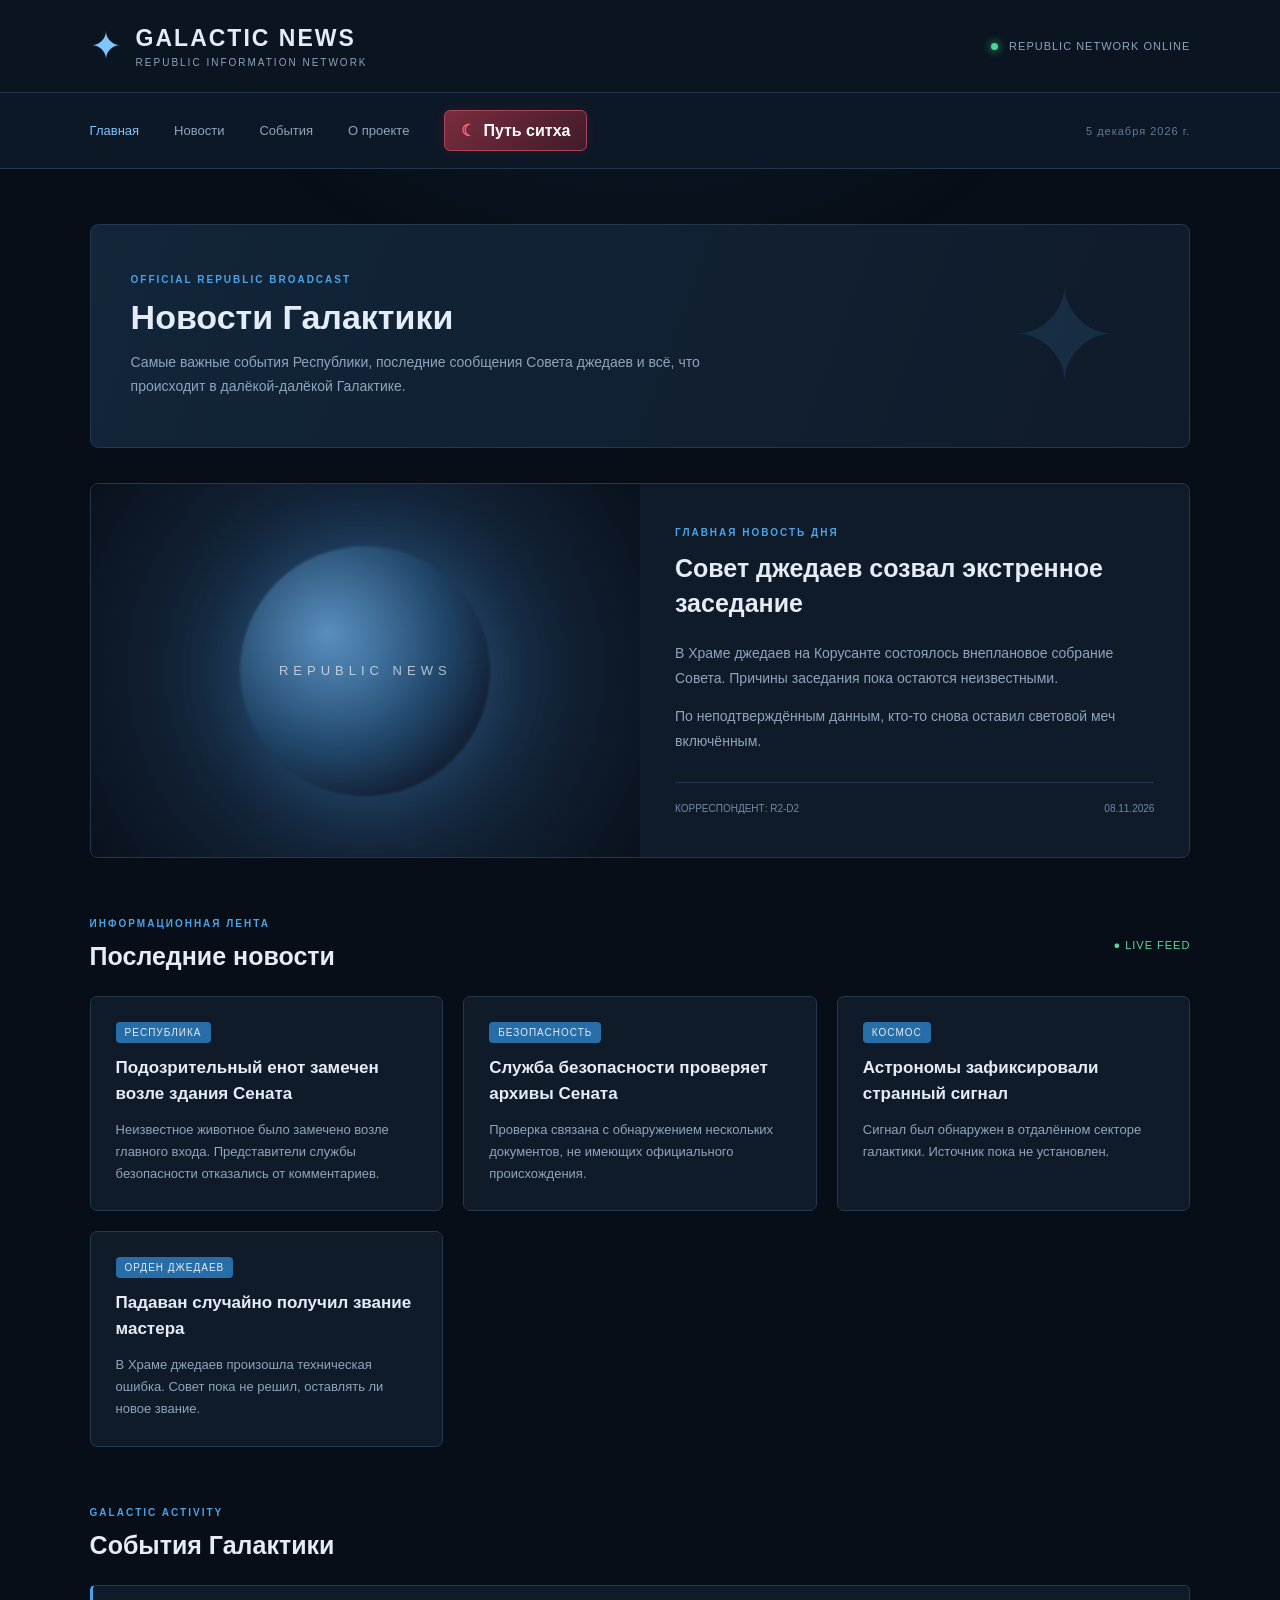
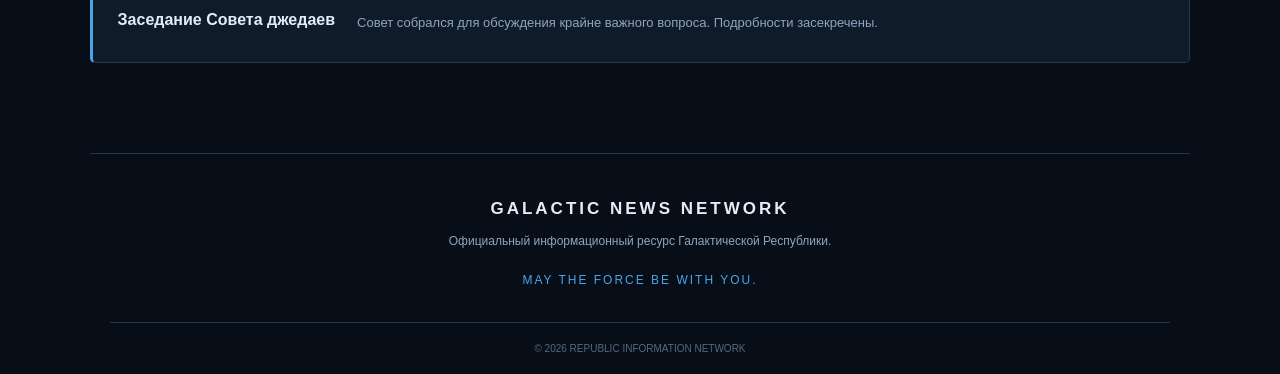
<file: index.html>
<!DOCTYPE html>
<html lang="ru">
<head>
    <meta charset="UTF-8">
    <meta name="viewport" content="width=device-width, initial-scale=1.0">

    <title>Galactic News Network</title>

    <link rel="stylesheet" href="css/style.css">
</head>

<body>

    <!-- ШАПКА САЙТА -->
    <header class="header">

        <div class="logo">
            <span class="logo-icon">✦</span>
            <div>
                <h1>GALACTIC NEWS</h1>
                <p>REPUBLIC INFORMATION NETWORK</p>
            </div>
        </div>

        <div class="header-status">
            <span class="status-dot"></span>
            REPUBLIC NETWORK ONLINE
        </div>

    </header>


    <!-- НАВИГАЦИЯ -->
    <nav class="navigation">

        <a href="#" class="nav-link active">Главная</a>
        <a href="#news" class="nav-link">Новости</a>
        <a href="#events" class="nav-link">События</a>
        <a href="#about" class="nav-link">О проекте</a>
        <a href="sith.html" class="sith-nav-button">
            <span>☾</span> Путь ситха
        </a>

        <div class="nav-date" id="current-date">
            GALACTIC STANDARD TIME
        </div>

    </nav>


    <!-- ОСНОВНОЙ КОНТЕНТ -->
    <main class="container">

        <!-- ПРИВЕТСТВИЕ -->
        <section class="welcome">

            <div>
                <p class="section-label">OFFICIAL REPUBLIC BROADCAST</p>

                <h2>Новости Галактики</h2>

                <p class="welcome-description">
                    Самые важные события Республики,
                    последние сообщения Совета джедаев
                    и всё, что происходит в далёкой-далёкой Галактике.
                </p>
            </div>

            <div class="welcome-decoration">
                ✦
            </div>

        </section>


        <!-- ГЛАВНАЯ НОВОСТЬ -->
        <section class="main-news" id="news">

            <div class="main-news-image">

                <div class="image-placeholder">
                    <span>REPUBLIC NEWS</span>
                    <div class="planet-decoration"></div>
                </div>

                <span class="news-category">ГЛАВНОЕ СОБЫТИЕ</span>

            </div>

            <div class="main-news-content">

                <p class="section-label">ГЛАВНАЯ НОВОСТЬ ДНЯ</p>

                <h2>
                    Совет джедаев созвал экстренное заседание
                </h2>

                <p>
                    В Храме джедаев на Корусанте состоялось
                    внеплановое собрание Совета.
                    Причины заседания пока остаются неизвестными.
                </p>

                <p>
                    По неподтверждённым данным, кто-то снова
                    оставил световой меч включённым.
                </p>

                <div class="news-footer">
                    <span>КОРРЕСПОНДЕНТ: R2-D2</span>
                    <span>08.11.2026</span>
                </div>

            </div>

        </section>


        <!-- ПОСЛЕДНИЕ НОВОСТИ -->
        <section class="latest-news">

            <div class="section-heading">
                <div>
                    <p class="section-label">ИНФОРМАЦИОННАЯ ЛЕНТА</p>
                    <h2>Последние новости</h2>
                </div>

                <span class="live-label">
                    ● LIVE FEED
                </span>
            </div>

            <div class="news-grid" id="news-container">
                <!-- Новости будут добавляться через JavaScript -->
            </div>

        </section>


        <!-- СОБЫТИЯ -->
        <section class="events-section" id="events">

            <div class="section-heading">
                <div>
                    <p class="section-label">GALACTIC ACTIVITY</p>
                    <h2>События Галактики</h2>
                </div>
            </div>

            <div class="event-panel" id="event-panel">

                <div class="event-icon">◈</div>

                <div>
                    <h3>Галактическая сеть работает штатно</h3>

                    <p>
                        На данный момент чрезвычайных происшествий
                        не зарегистрировано.
                    </p>
                </div>

            </div>

        </section>


        <!-- ПОДВАЛ -->
        <footer class="footer" id="about">

            <div class="footer-logo">
                GALACTIC NEWS NETWORK
            </div>

            <p>
                Официальный информационный ресурс
                Галактической Республики.
            </p>

            <p class="footer-small">
                MAY THE FORCE BE WITH YOU.
            </p>

            <div class="footer-bottom">
                © 2026 REPUBLIC INFORMATION NETWORK
            </div>

        </footer>

    </main>


    <script src="js/main.js"></script>

</body>
</html>
</file>
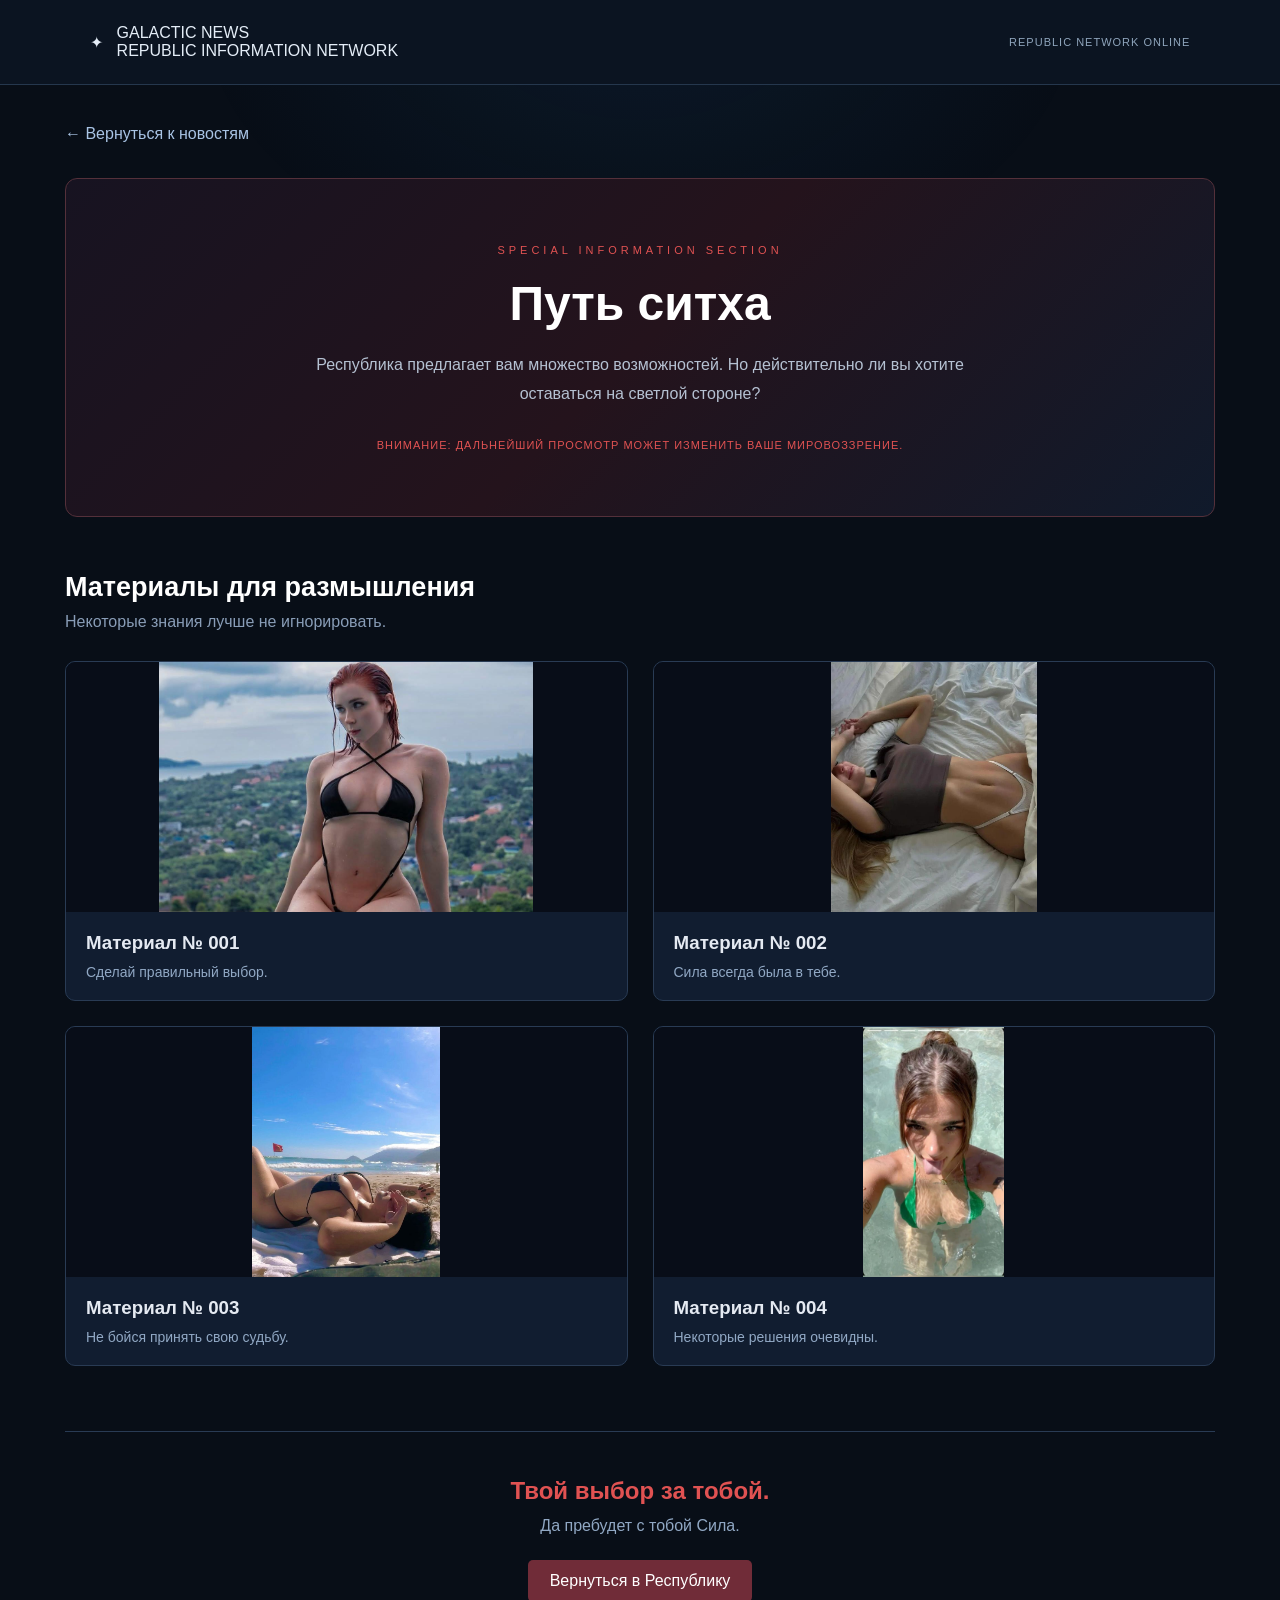
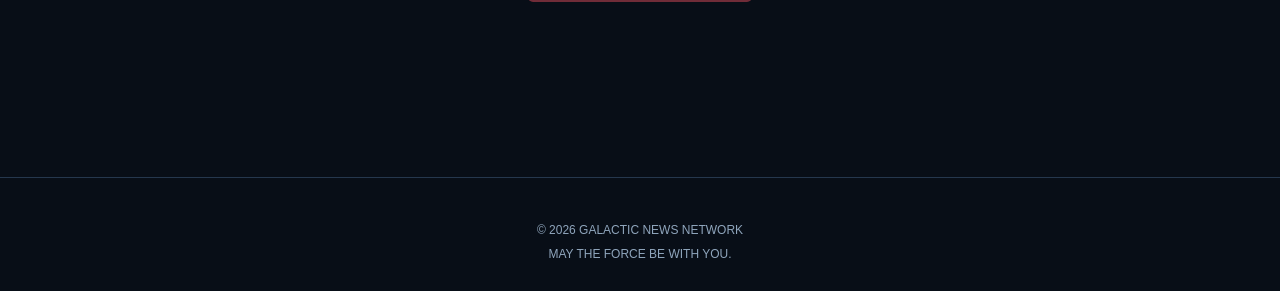
<file: sith.html>
<!DOCTYPE html>
<html lang="ru">

<head>
    <meta charset="UTF-8">
    <meta name="viewport" content="width=device-width, initial-scale=1.0">

    <title>Путь ситха | Galactic News Network</title>

    <link rel="stylesheet" href="css/style.css">
    <link rel="stylesheet" href="css/sith.css">
</head>

<body>

    <header class="header">
        <div class="logo">
            <div class="logo-symbol">✦</div>

            <div>
                <div class="logo-title">GALACTIC NEWS</div>
                <div class="logo-subtitle">REPUBLIC INFORMATION NETWORK</div>
            </div>
        </div>

        <div class="header-status">
            REPUBLIC NETWORK ONLINE
        </div>
    </header>


    <main class="sith-container">

        <a href="index.html" class="sith-back">
            ← Вернуться к новостям
        </a>

        <section class="sith-intro">

            <div class="sith-label">
                SPECIAL INFORMATION SECTION
            </div>

            <h1>Путь ситха</h1>

            <p>
                Республика предлагает вам множество возможностей.
                Но действительно ли вы хотите оставаться на светлой стороне?
            </p>

            <div class="sith-warning">
                ВНИМАНИЕ: ДАЛЬНЕЙШИЙ ПРОСМОТР МОЖЕТ ИЗМЕНИТЬ ВАШЕ МИРОВОЗЗРЕНИЕ.
            </div>

        </section>


        <section class="sith-gallery-section">

            <h2>Материалы для размышления</h2>

            <p class="sith-gallery-description">
                Некоторые знания лучше не игнорировать.
            </p>

            <div class="sith-gallery">

                <article class="sith-card">
                    <img
                        src="assets/images/sith/Sweetie fox.jpg"
                        alt="Материал 1"
                    >

                    <div class="sith-card-caption">
                        <h3>Материал № 001</h3>
                        <p>Сделай правильный выбор.</p>
                    </div>
                </article>


                <article class="sith-card">
                    <img
                        src="assets/images/sith/Bed.jpg"
                        alt="Материал 2"
                    >

                    <div class="sith-card-caption">
                        <h3>Материал № 002</h3>
                        <p>Сила всегда была в тебе.</p>
                    </div>
                </article>


                <article class="sith-card">
                    <img
                        src="assets/images/sith/Plyazh.jpg"
                        alt="Материал 3"
                    >

                    <div class="sith-card-caption">
                        <h3>Материал № 003</h3>
                        <p>Не бойся принять свою судьбу.</p>
                    </div>
                </article>


                <article class="sith-card">
                    <img
                        id="sith-secret-image"
                        src="assets/images/sith/Greentits.jpg"
                        alt="Материал 4"
                    >

                    <div class="sith-card-caption">
                        <h3>Материал № 004</h3>
                        <p>Некоторые решения очевидны.</p>
                    </div>
                </article>

            </div>

        </section>


        <section class="sith-bottom">

            <h2>Твой выбор за тобой.</h2>

            <p>
                Да пребудет с тобой Сила.
            </p>

            <a href="index.html" class="sith-return-button">
                Вернуться в Республику
            </a>

        </section>

    </main>


    <footer class="footer">
        <p>© 2026 GALACTIC NEWS NETWORK</p>
        <p>MAY THE FORCE BE WITH YOU.</p>
    </footer>

    <script src="js/sith.js"></script>

</body>
</html>
</file>
<file: css/style.css>
/* ==============================
   ОСНОВНЫЕ НАСТРОЙКИ
============================== */

* {
    margin: 0;
    padding: 0;
    box-sizing: border-box;
}

:root {
    --background: #080e17;
    --panel: #101b2a;
    --panel-light: #152438;
    --border: #25374d;
    --blue: #4ba3e8;
    --blue-light: #81c5ff;
    --text: #e4edf7;
    --text-muted: #8fa5bc;
}

html {
    scroll-behavior: smooth;
}

body {
    background: var(--background);
    color: var(--text);
    font-family: Arial, sans-serif;
    min-height: 100vh;
    overflow-x: hidden;
}

/* Фоновое свечение */

body::before {
    content: "";
    position: fixed;
    top: -300px;
    left: 50%;
    transform: translateX(-50%);
    width: 900px;
    height: 600px;
    background: radial-gradient(
        ellipse,
        rgba(35, 104, 165, 0.12),
        transparent 70%
    );
    pointer-events: none;
    z-index: -1;
}


/* ==============================
   ШАПКА
============================== */

.header {
    display: flex;
    justify-content: space-between;
    align-items: center;

    padding: 24px 7%;

    background: #0b1421;
    border-bottom: 1px solid var(--border);
}

.logo {
    display: flex;
    align-items: center;
    gap: 14px;
}

.logo-icon {
    font-size: 38px;
    color: var(--blue-light);
}

.logo h1 {
    font-size: 23px;
    letter-spacing: 2px;
}

.logo p {
    color: var(--text-muted);
    font-size: 10px;
    letter-spacing: 2px;
    margin-top: 5px;
}

.header-status {
    color: var(--text-muted);
    font-size: 11px;
    letter-spacing: 1px;
}

.status-dot {
    display: inline-block;
    width: 7px;
    height: 7px;
    background: #46d995;
    border-radius: 50%;
    margin-right: 7px;
    box-shadow: 0 0 8px #46d995;
}


/* ==============================
   НАВИГАЦИЯ
============================== */

.navigation {
    display: flex;
    align-items: center;
    gap: 35px;

    padding: 17px 7%;

    background: #0d1827;
    border-bottom: 1px solid var(--border);
}

.nav-link {
    color: var(--text-muted);
    text-decoration: none;
    font-size: 13px;
    transition: 0.2s;
}

.nav-link:hover,
.nav-link.active {
    color: var(--blue-light);
}

.nav-date {
    margin-left: auto;
    color: #607b98;
    font-size: 11px;
    letter-spacing: 1px;
}


/* ==============================
   ОБЩИЙ КОНТЕЙНЕР
============================== */

.container {
    width: 86%;
    max-width: 1400px;
    margin: 0 auto;
}


/* ==============================
   ПРИВЕТСТВИЕ
============================== */

.welcome {
    display: flex;
    justify-content: space-between;
    align-items: center;

    margin-top: 55px;
    padding: 35px 40px;

    background: linear-gradient(
        110deg,
        #12253a,
        #101b2a
    );

    border: 1px solid var(--border);
    border-radius: 8px;

    position: relative;
    overflow: hidden;
}

.section-label {
    color: var(--blue);
    font-size: 10px;
    letter-spacing: 2px;
    font-weight: bold;
    margin-bottom: 13px;
}

.welcome h2 {
    font-size: 34px;
    margin-bottom: 14px;
}

.welcome-description {
    color: var(--text-muted);
    font-size: 14px;
    line-height: 1.7;
    max-width: 600px;
}

.welcome-decoration {
    font-size: 130px;
    color: rgba(75, 163, 232, 0.13);
    padding-right: 30px;
}


/* ==============================
   ГЛАВНАЯ НОВОСТЬ
============================== */

.main-news {
    display: grid;
    grid-template-columns: 1fr 1fr;

    margin-top: 35px;

    background: var(--panel);
    border: 1px solid var(--border);
    border-radius: 8px;
    overflow: hidden;
}

.main-news-image {
    position: relative;
    min-height: 340px;
    background: #101e30;
}

.image-placeholder {
    width: 100%;
    height: 100%;
    min-height: 340px;

    display: flex;
    align-items: center;
    justify-content: center;

    position: relative;
    overflow: hidden;

    background: radial-gradient(
        circle at 50% 50%,
        #24476c,
        #101e30 65%,
        #09111c
    );
}

.image-placeholder span {
    position: relative;
    z-index: 2;
    color: rgba(255,255,255,0.65);
    font-size: 13px;
    letter-spacing: 5px;
}

.planet-decoration {
    position: absolute;
    width: 250px;
    height: 250px;
    border-radius: 50%;

    background: radial-gradient(
        circle at 35% 35%,
        #81c5ff,
        #25547c 50%,
        #101a2c 75%
    );

    opacity: 0.6;
    filter: blur(1px);
    box-shadow: 0 0 70px rgba(75,163,232,0.35);
}

.news-category {
    position: absolute;
    top: 20px;
    left: 20px;

    background: #276da7;
    padding: 8px 13px;

    font-size: 10px;
    letter-spacing: 1px;
    border-radius: 3px;
}

.main-news-content {
    padding: 35px;
    display: flex;
    flex-direction: column;
    justify-content: center;
}

.main-news-content h2 {
    font-size: 25px;
    line-height: 1.4;
    margin-bottom: 20px;
}

.main-news-content > p:not(.section-label) {
    color: var(--text-muted);
    font-size: 14px;
    line-height: 1.8;
    margin-bottom: 13px;
}

.news-footer {
    display: flex;
    justify-content: space-between;

    border-top: 1px solid var(--border);
    padding-top: 20px;
    margin-top: 15px;

    color: #718ba5;
    font-size: 10px;
}


/* ==============================
   ПОСЛЕДНИЕ НОВОСТИ
============================== */

.latest-news,
.events-section {
    margin-top: 60px;
}

.section-heading {
    display: flex;
    justify-content: space-between;
    align-items: center;
    margin-bottom: 25px;
}

.section-heading h2 {
    font-size: 25px;
}

.live-label {
    color: #55d99a;
    font-size: 11px;
    letter-spacing: 1px;
}

.news-grid {
    display: grid;
    grid-template-columns: repeat(3, 1fr);
    gap: 20px;
}

.news-card {
    padding: 25px;

    background: var(--panel);
    border: 1px solid var(--border);
    border-radius: 7px;

    transition: 0.25s;
}

.news-card:hover {
    transform: translateY(-5px);
    border-color: var(--blue);
    background: var(--panel-light);
}

.news-card-category {
    color: var(--blue);
    font-size: 10px;
    letter-spacing: 1px;
    margin-bottom: 17px;
}

.news-card h3 {
    font-size: 17px;
    line-height: 1.5;
    margin-bottom: 13px;
}

.news-card p {
    color: var(--text-muted);
    font-size: 13px;
    line-height: 1.7;
}

.news-card-date {
    color: #617b95;
    font-size: 10px;
    margin-top: 20px;
}


/* ==============================
   СОБЫТИЯ
============================== */

.event-panel {
    display: flex;
    align-items: center;
    gap: 22px;

    padding: 25px;

    background: var(--panel);
    border: 1px solid var(--border);
    border-left: 3px solid var(--blue);

    border-radius: 5px;
}

.event-icon {
    color: var(--blue-light);
    font-size: 35px;
}

.event-panel h3 {
    font-size: 16px;
    margin-bottom: 8px;
}

.event-panel p {
    color: var(--text-muted);
    font-size: 13px;
    line-height: 1.6;
}


/* ==============================
   ПОДВАЛ
============================== */

.footer {
    text-align: center;
    margin-top: 90px;
    padding: 45px 20px 20px;

    border-top: 1px solid var(--border);
}

.footer-logo {
    font-size: 17px;
    font-weight: bold;
    letter-spacing: 3px;
    margin-bottom: 15px;
}

.footer p {
    color: var(--text-muted);
    font-size: 12px;
    margin-bottom: 10px;
}

.footer .footer-small {
    color: var(--blue);
    letter-spacing: 2px;
    margin-top: 25px;
}

.footer-bottom {
    border-top: 1px solid var(--border);
    margin-top: 35px;
    padding-top: 20px;

    color: #536a82;
    font-size: 10px;
}


/* ==============================
   АДАПТИВНОСТЬ
============================== */

@media (max-width: 900px) {

    .container {
        width: 92%;
    }

    .main-news {
        grid-template-columns: 1fr;
    }

    .main-news-image {
        min-height: 260px;
    }

    .news-grid {
        grid-template-columns: repeat(2, 1fr);
    }

    .navigation {
        gap: 18px;
        flex-wrap: wrap;
    }
}

@media (max-width: 600px) {

    .header {
        padding: 20px 5%;
        flex-wrap: wrap;
        gap: 15px;
    }

    .header-status {
        font-size: 9px;
    }

    .logo h1 {
        font-size: 18px;
    }

    .navigation {
        padding: 15px 5%;
        gap: 15px;
    }

    .nav-date {
        width: 100%;
        margin-left: 0;
    }

    .container {
        width: 92%;
    }

    .welcome {
        padding: 25px;
    }

    .welcome h2 {
        font-size: 26px;
    }

    .welcome-decoration {
        display: none;
    }

    .news-grid {
        grid-template-columns: 1fr;
    }

    .main-news-content {
        padding: 25px;
    }

    .main-news-content h2 {
        font-size: 21px;
    }

    .section-heading h2 {
        font-size: 21px;
    }
}

/* ==========================================
   ИСПРАВЛЕНИЕ КАРТОЧЕК НОВОСТЕЙ
========================================== */

/* Категория теперь находится над заголовком */

.news-category {
    position: static !important;
    display: inline-block;
    width: fit-content;
    margin-bottom: 12px;
    padding: 5px 9px;
    border-radius: 4px;
    font-size: 10px;
    letter-spacing: 1px;
}

/* Плавность всех эффектов карточки */

.news-card {
    position: relative;
    transition:
        transform 0.2s ease,
        border-color 0.2s ease,
        box-shadow 0.2s ease !important;
}

/* Эффект наведения */

.news-card:hover {
    transform: translateY(-3px);
}


/* ==========================================
   ОТДЕЛЬНАЯ СТРАНИЦА НОВОСТИ
========================================== */

.article-overlay {
    position: fixed;
    inset: 0;
    z-index: 9998;
    overflow-y: auto;
    background: #080f1c;
    padding: 40px 20px;
    animation: articleFadeIn 0.25s ease;
}

.article-page {
    width: 100%;
    max-width: 850px;
    margin: 0 auto;
    padding: 30px;
    color: #dce6f5;
}

.article-back {
    background: transparent;
    border: 1px solid #354b68;
    color: #a9c4e5;
    padding: 10px 16px;
    border-radius: 5px;
    cursor: pointer;
    margin-bottom: 40px;
    transition: background 0.2s ease;
}

.article-back:hover {
    background: #192b42;
}

.article-category {
    display: inline-block;
    color: #64b5f6;
    font-size: 11px;
    letter-spacing: 2px;
    margin-bottom: 18px;
}

.article-title {
    color: white;
    font-size: 34px;
    line-height: 1.3;
    margin-bottom: 20px;
}

.article-description {
    color: #91a8c4;
    font-size: 17px;
    line-height: 1.7;
}

.article-divider {
    height: 1px;
    background: #293b54;
    margin: 30px 0;
}

.article-full-text {
    color: #c3d0e1;
    font-size: 16px;
    line-height: 1.9;
}

.article-full-text p {
    margin-bottom: 22px;
}

.article-footer {
    margin-top: 60px;
    padding-top: 20px;
    border-top: 1px solid #293b54;
    color: #607895;
    font-size: 11px;
    letter-spacing: 2px;
}


/* ==========================================
   СЛОВО-ПАСХАЛКА
========================================== */

.secret-word {
    color: #dce6f5;
    cursor: pointer;
    transition: color 0.2s ease;
}

.secret-word:hover {
    color: #e05252;
    text-decoration: underline;
}


/* ==========================================
   АНИМАЦИЯ
========================================== */

@keyframes articleFadeIn {
    from {
        opacity: 0;
    }

    to {
        opacity: 1;
    }
}


/* ==========================================
   МОБИЛЬНАЯ ВЕРСИЯ
========================================== */

@media (max-width: 600px) {
    .article-overlay {
        padding: 15px 10px;
    }

    .article-page {
        padding: 15px;
    }

    .article-title {
        font-size: 25px;
    }

    .article-description {
        font-size: 15px;
    }

    .article-full-text {
        font-size: 15px;
    }

    .secret-window {
        padding: 20px;
    }
}


.sith-nav-button {
    display: inline-flex;
    align-items: center;
    justify-content: center;
    gap: 8px;

    padding: 10px 16px !important;

    color: #ffffff !important;
    background: linear-gradient(135deg, #792d3d, #421b2b) !important;

    border: 1px solid #a74659;
    border-radius: 6px;

    text-decoration: none !important;
    font-weight: 600;

    box-shadow: 0 0 12px rgba(180, 45, 65, 0.15);

    transition: all 0.2s ease;
}

.sith-nav-button:hover {
    background: linear-gradient(135deg, #a83e52, #67263a) !important;
    box-shadow: 0 0 18px rgba(220, 55, 80, 0.3);
    transform: translateY(-2px);
}

.sith-nav-button span {
    color: #ff697b;
}


/* Запрет выделения интерактивных элементов */

.secret-word,
.secret-link,
.logo,
.sith-nav-button,
.article-back,
.secret-close {
    -webkit-user-select: none;
    user-select: none;
}

.secret-word,
.secret-link,
.logo {
    cursor: pointer;
}



/* ==========================================
   IMPERIAL MODE — ФИНАЛ ИСТОРИИ
========================================== */

body.empire-mode {
    --background: #100909;
    --panel: #1b1013;
    --panel-light: #29151a;
    --border: #51252d;
    --blue: #d44747;
    --blue-light: #ff7777;
    --text: #f0e3e3;
    --text-muted: #b69b9b;
}

body.empire-mode::before {
    background: radial-gradient(
        ellipse,
        rgba(180, 25, 35, 0.18),
        transparent 70%
    );
}

.empire-mode .header,
.empire-mode .navigation {
    background: #170b0e;
    border-color: #51252d;
}

.empire-mode .logo-icon {
    color: #e05252;
}

.empire-mode .status-dot {
    background: #e05252;
    box-shadow: 0 0 10px #e05252;
}

.empire-mode .welcome {
    background: linear-gradient(
        110deg,
        #35151b,
        #1b1013
    );
    border-color: #71303a;
}

.empire-mode .welcome-decoration {
    color: rgba(220, 45, 55, 0.15);
}

.empire-mode .image-placeholder {
    background: radial-gradient(
        circle at 50% 50%,
        #63212a,
        #251015 65%,
        #100909
    );
}

.empire-mode .planet-decoration {
    background: radial-gradient(
        circle at 35% 35%,
        #ff8b8b,
        #9b2735 50%,
        #260b12 75%
    );
    box-shadow: 0 0 70px rgba(220, 40, 50, 0.4);
}

.empire-mode .news-category {
    background: #842b36;
}

.empire-mode .news-card:hover {
    border-color: #d44747;
}

.empire-mode .event-panel {
    border-left-color: #d44747;
}

.empire-mode .footer .footer-small {
    color: #e05252;
}

.empire-mode .sith-nav-button {
    background: linear-gradient(135deg, #8b202b, #3b1018) !important;
    border-color: #bd3d4c;
}
</file>
<file: css/sith.css>
/* ==========================================
   SITH PAGE
========================================== */

.sith-container {
    max-width: 1200px;
    margin: 0 auto;
    padding: 40px 25px;
}


/* Кнопка возврата */

.sith-back {
    display: inline-block;
    color: #a9c4e5;
    text-decoration: none;
    margin-bottom: 35px;
    transition: color 0.2s ease;
}

.sith-back:hover {
    color: #e05252;
}


/* Главный блок */

.sith-intro {
    text-align: center;
    padding: 65px 25px;
    background: linear-gradient(
        135deg,
        #171321,
        #24131c,
        #101a2b
    );

    border: 1px solid #54303a;
    border-radius: 12px;
    margin-bottom: 55px;
}

.sith-label {
    color: #e05252;
    font-size: 11px;
    letter-spacing: 4px;
    margin-bottom: 20px;
}

.sith-intro h1 {
    font-size: 48px;
    color: #ffffff;
    margin-bottom: 20px;
}

.sith-intro p {
    max-width: 650px;
    margin: 0 auto;
    color: #b5c1d2;
    line-height: 1.8;
}

.sith-warning {
    margin-top: 30px;
    color: #e05252;
    font-size: 11px;
    letter-spacing: 1px;
}


/* Галерея */

.sith-gallery-section h2 {
    color: #ffffff;
    font-size: 27px;
    margin-bottom: 10px;
}

.sith-gallery-description {
    color: #899db7;
    margin-bottom: 30px;
}

.sith-gallery {
    display: grid;
    grid-template-columns: repeat(2, minmax(0, 1fr));
    gap: 25px;
}


/* Карточки */

.sith-card {
    background: #111d30;
    border: 1px solid #293b54;
    border-radius: 10px;
    overflow: hidden;

    transition:
        transform 0.2s ease,
        border-color 0.2s ease,
        box-shadow 0.2s ease;
}

.sith-card:hover {
    transform: translateY(-5px);
    border-color: #a83e4b;
    box-shadow: 0 8px 25px rgba(180, 35, 35, 0.12);
}

.sith-card img {
    width: 100%;
    height: 250px;
    object-fit: contain;
    background: #080d18;
    display: block;
}

.sith-card-caption {
    padding: 20px;
}

.sith-card-caption h3 {
    color: #e5eaf2;
    margin-bottom: 10px;
}

.sith-card-caption p {
    color: #91a8c4;
    font-size: 14px;
}


/* Нижний блок */

.sith-bottom {
    text-align: center;
    margin-top: 65px;
    padding: 45px 20px;
    border-top: 1px solid #293b54;
}

.sith-bottom h2 {
    color: #e05252;
    margin-bottom: 12px;
}

.sith-bottom p {
    color: #91a8c4;
    margin-bottom: 25px;
}


/* Кнопка */

.sith-return-button {
    display: inline-block;
    padding: 12px 22px;
    background: #702c38;
    color: white;
    border-radius: 5px;
    text-decoration: none;

    transition: background 0.2s ease;
}

.sith-return-button:hover {
    background: #963b4b;
}


/* Мобильная версия */

@media (max-width: 650px) {

    .sith-gallery {
        grid-template-columns: 1fr;
    }

    .sith-intro {
        padding: 45px 20px;
    }

    .sith-intro h1 {
        font-size: 36px;
    }

    .sith-warning {
        line-height: 1.7;
    }

}


/* ==========================================
   СЕКРЕТНЫЙ ДОКУМЕНТ R-004
========================================== */

.secret-overlay {
    position: fixed;
    inset: 0;
    z-index: 10000;

    display: flex;
    justify-content: center;
    align-items: center;

    padding: 20px;
    background: rgba(0, 0, 0, 0.88);

    animation: secretFadeIn 0.3s ease;
}

.secret-window {
    width: 100%;
    max-width: 650px;
    max-height: 85vh;
    overflow-y: auto;

    padding: 35px;

    background: #0b1220;
    border: 1px solid #a83e4b;
    border-radius: 8px;

    color: #c7d3e3;
    box-shadow: 0 0 35px rgba(180, 35, 35, 0.2);
}

.secret-window h2 {
    color: #e05252;
    margin: 20px 0;
}

.secret-window p {
    line-height: 1.7;
    margin: 13px 0;
}

.secret-label {
    color: #e05252;
    font-size: 11px;
    letter-spacing: 3px;
}

.secret-window hr {
    border: none;
    border-top: 1px solid #293b54;
    margin: 22px 0;
}

.secret-warning {
    color: #e05252;
    font-size: 12px;
    letter-spacing: 1px;
}

.secret-close {
    display: block;
    margin: 25px auto 0;
    padding: 12px 22px;

    background: #702c38;
    border: none;
    border-radius: 5px;

    color: white;
    cursor: pointer;
    transition: background 0.2s ease;
}

.secret-close:hover {
    background: #963b4b;
}

@keyframes secretFadeIn {
    from {
        opacity: 0;
    }

    to {
        opacity: 1;
    }
}

#sith-secret-image {
    -webkit-user-select: none;
    user-select: none;
}



/* Финальные документы */

.secret-overlay {
    position: fixed;
    inset: 0;
    z-index: 10000;
    display: flex;
    justify-content: center;
    align-items: center;
    padding: 20px;
    background: rgba(0, 0, 0, 0.9);
    animation: secretFadeIn 0.3s ease;
}

.secret-window {
    width: 100%;
    max-width: 650px;
    max-height: 85vh;
    overflow-y: auto;
    padding: 35px;
    background: #0b1220;
    border: 1px solid #a83e4b;
    border-radius: 8px;
    color: #c7d3e3;
    box-shadow: 0 0 35px rgba(180, 35, 35, 0.2);
}

.secret-window h2 {
    color: #e05252;
    margin: 20px 0;
}

.secret-window p {
    line-height: 1.7;
    margin: 13px 0;
}

.secret-window hr {
    border: none;
    border-top: 1px solid #293b54;
    margin: 22px 0;
}

.secret-label {
    color: #e05252;
    font-size: 11px;
    letter-spacing: 3px;
}

.secret-warning {
    color: #e05252;
    font-size: 12px;
    letter-spacing: 1px;
}

.secret-link {
    color: #e05252;
    cursor: pointer;
    text-decoration: underline;
}

.secret-close {
    display: block;
    margin: 25px auto 0;
    padding: 12px 22px;
    background: #702c38;
    border: none;
    border-radius: 5px;
    color: white;
    cursor: pointer;
}

.secret-close:hover {
    background: #963b4b;
}

.empire-final-button {
    background: #8d2020;
    font-weight: bold;
    letter-spacing: 1px;
}

.empire-final-button:hover {
    background: #c02b2b;
}

#sith-secret-image {
    -webkit-user-select: none;
    user-select: none;
}
</file>
